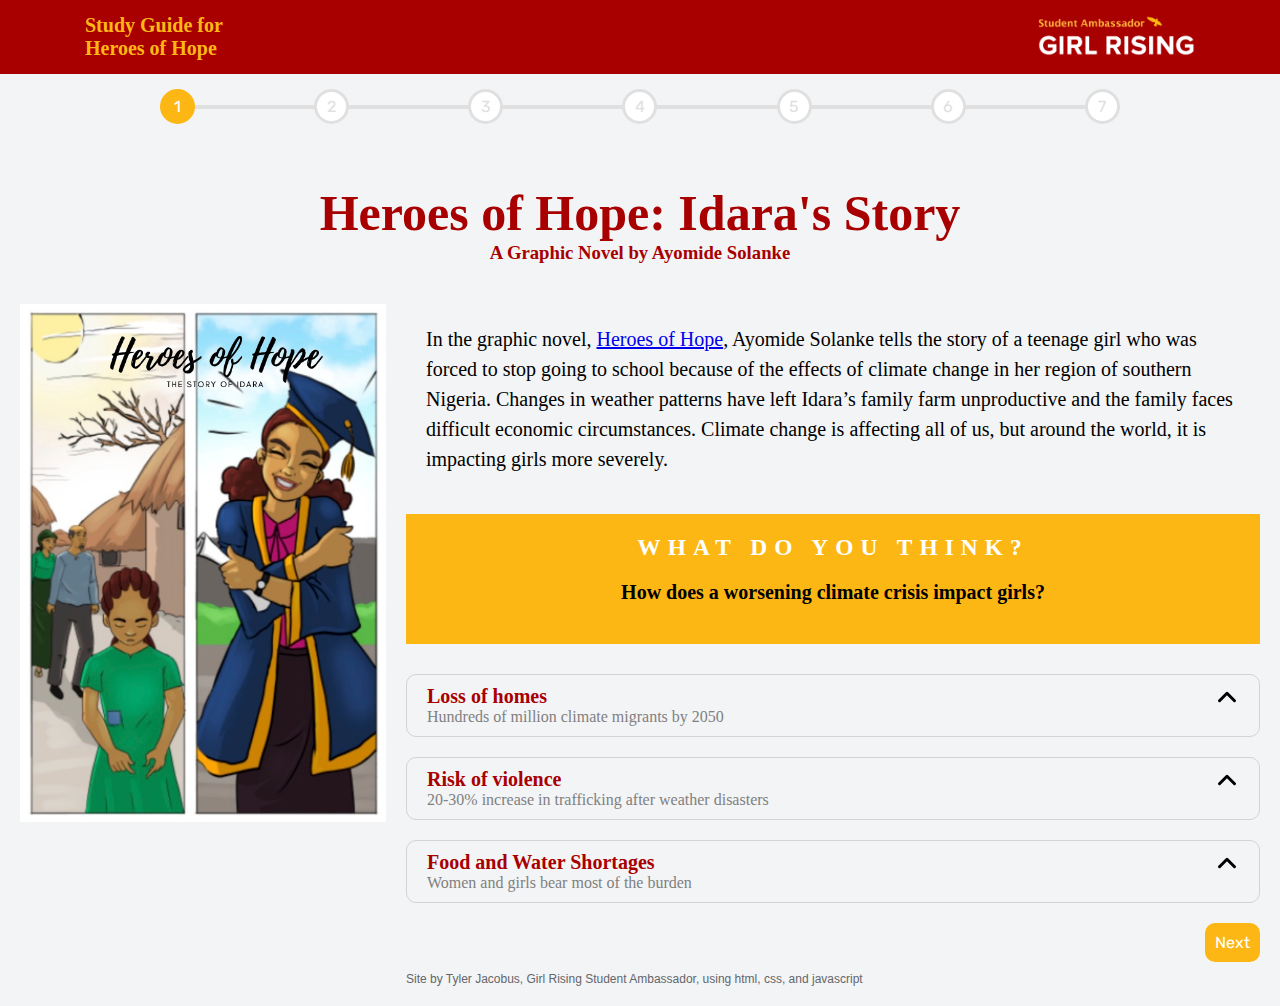
<file: index.html>
<html>
<head>
  <script src="heroesofhope.js"></script>
  <link href="heroesofhope.css" rel="stylesheet"> </link>
  <meta name="viewport" content="width=device-width, initial-scale=1, minimum-scale=1" />
</head>
<header class="topheader">
  <div class="menubar">
    <a href="index.html">
      <span class="menubartitle">Study Guide for <br/>Heroes of Hope</span>
    </a>
    <img src="girlrisingstudentambassador.png" alt="Girl Rising Student Ambassador" class="girlrising-logo">
  </div>
</header>
<div class="container">
  <div class="progress-container">
    <div class="progress" id="progress" style="width: 0%"> </div>
    <div class="circle active">1</div>
    <a href="page2.html" class="circlelink"><div class="circle">2</div></a>
    <a href="page3.html" class="circlelink"><div class="circle">3</div></a>
    <a href="page4.html" class="circlelink"><div class="circle">4</div></a>
    <a href="page5.html" class="circlelink"><div class="circle">5</div></a>
    <a href="page6.html" class="circlelink"><div class="circle">6</div></a>
    <a href="page7.html" class="circlelink"><div class="circle">7</div></a>
  </div>
</div>
<p>
  <h1 class="heading">
    Heroes of Hope: Idara's Story
  </h1>
  <h3 class="heading">
    A Graphic Novel by Ayomide Solanke
  </h3>
</p>
<div class="bigguy">
  <div class="leftpanel">
    <a href="https://drive.google.com/file/d/1j3wIasNXrrULSJWohYNwnAUB0pejr9ac/view">
      <img src="heroesofhope.jpg"/>
    </a>
  </div>
  <div class="rightpanel">
    <div class="paragraphpart">
   
      <p> In the graphic novel, <a href="https://drive.google.com/file/d/1j3wIasNXrrULSJWohYNwnAUB0pejr9ac/view"> Heroes of Hope</a>, Ayomide Solanke tells the story of a teenage girl who was forced to stop going to school because of the effects of climate change in her region of southern Nigeria. Changes in weather patterns have left Idara’s family farm unproductive and the family faces difficult economic circumstances.  Climate change is affecting all of us, but around the world, it is impacting girls more severely.

      </p>
    </div>
    <div class="questionpart">
      <h3 class="questionheading"> 
	WHAT DO YOU THINK?
      </h3>
      <p>
	<strong> How does a worsening climate crisis impact girls?    </strong>
      </p>
    </div>
    <div class="answerpart">
      <div class="answerhead" onclick= "toggle(1)">
	Loss of homes
	<img id="up1" src="chevronup.svg" class="arrow">
	<img id="down1" src="chevrondown.svg"  class="arrow hidden">
	<br/><span class="answersubhead">Hundreds of million climate migrants by 2050</span>
      </div>
      <div id="answer1" class="answerdetail hidden">
	Each year, tens of millions of people across the globe have to leave their homes because of floods, storms, droughts, and other weather-related disasters. The World Bank estimates that the three regions of Latin America, sub-Saharan Africa, and Southeast Asia will generate 143 million climate migrants by 2050.  Women and girls bear most of the burden. According to the UN, 80% of people displaced by climate change effects are women and girls. This is true in Nigeria and other areas of Central Africa where there has been persistent drought and 90% of Lake Chad has dried up.  It is also true in the United States. For example, in 2005 Hurricane Katrina primarily impacted women of color.
      </div>
    </div>
    <div class="answerpart">
      <div class="answerhead" onclick= "toggle(2)">
	Risk of violence
	<img id="up2" src="chevronup.svg" class="arrow">
	<img id="down2" src="chevrondown.svg"  class="arrow hidden">
	<br/><span class="answersubhead">20-30% increase in trafficking after weather disasters</span>
      </div>
      <div id="answer2" class="answerdetail hidden">
	Because of gender inequality, women and girls face additional dangers related to climate change disasters. Women and girls who have to leave their homes or loss their homes because of climate change disasters often face the risks of gender-based violence, trafficking, and exploitation. The UN Environment Programme estimates that there is a 20-30% increase in trafficking after weather-related disasters. Women and girls who have to leave their homes often have fewer options on a new way forward because of gender bias.  For example, they may face restrictions on land and property rights, they may face restrictions on when and where they can travel, and they may have fewer options to earn a living in order to get reestablished, get a new home or repair their lost homes.
      </div>
    </div>
    <div class="answerpart">
      <div class="answerhead" onclick= "toggle(3)">
	Food and Water Shortages
	<img id="up3" src="chevronup.svg" class="arrow">
	<img id="down3" src="chevrondown.svg"  class="arrow hidden">
	<br/><span class="answersubhead">Women and girls bear most of the burden</span>
      </div>
      <div id="answer3" class="answerdetail hidden">
	Women produce most of the world’s food and bear most of the burden of getting food and water for their families.  In many countries agriculture is the most important way to earn a living for women. During periods of drought and erratic rainfall, women often have to work many more hours to make enough money or get enough food for their families. This puts added pressure on girls, who often have to <a href="https://womendeliver.org/investment/invest-women-tackle-climate-change-conserve-environment/">leave school</a> to help their mothers manage the increased burden. Despite women and girls having most of the responsibility for food and water they do not even have equal rights in this area.  Men own the majority of the world’s property, and women have historically held less than 10% of all legal and legislative positions in the field of environment, natural resources and energy.
      </div>
    </div>
    <a href="page2.html" class="next">Next</a>
    <a href="https://github.com/tylerjacobus/heroesofhope" class="footer">Site by Tyler Jacobus, Girl Rising Student Ambassador, using html, css, and javascript</a>
  </div>
</div>
</html>
</file>
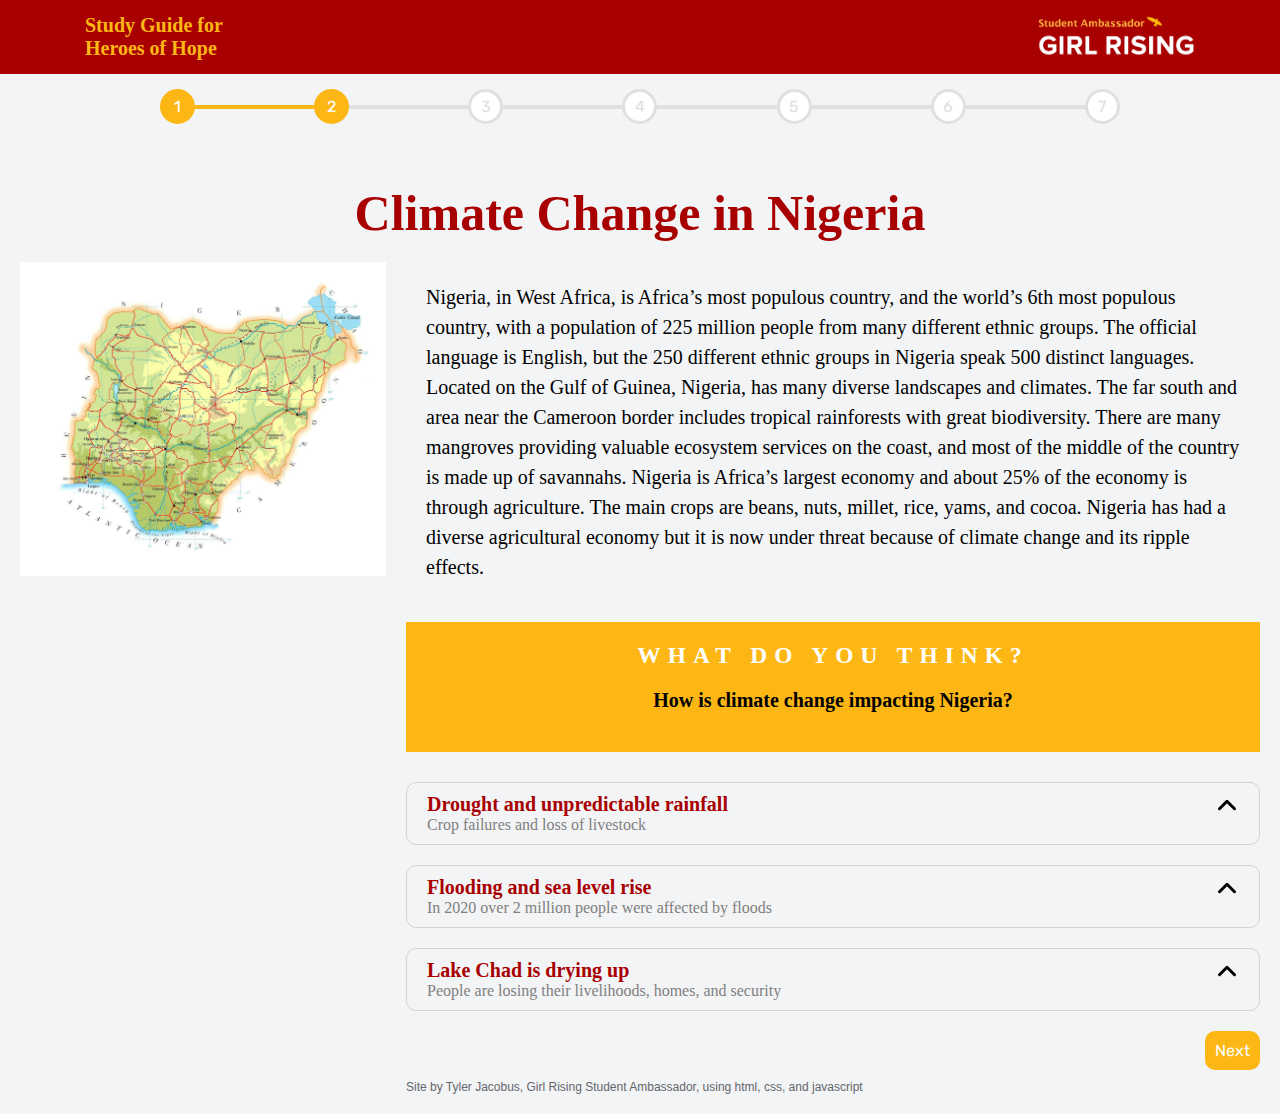
<file: page2.html>
<html>
<head>
  <script src="heroesofhope.js"></script>
  <link href="heroesofhope.css" rel="stylesheet"> </link>
  <meta name="viewport" content="width=device-width, initial-scale=1, minimum-scale=1" />
</head>
<header class="topheader">
  <div class="menubar">
    <a href="index.html">
      <span class="menubartitle">Study Guide for <br/>Heroes of Hope</span>
    </a>
    <img src="girlrisingstudentambassador.png" alt="Girl Rising Student Ambassador" class="girlrising-logo">
  </div>
</header>
<div class="container">
  <div class="progress-container">
    <div class="progress" id="progress" style="width: 16.7%"> </div>
    <a href="index.html" class="circlelink"><div class="circle active">1</div></a>
    <a href="page2.html" class="circlelink"><div class="circle active">2</div></a>
    <a href="page3.html" class="circlelink"><div class="circle">3</div></a>
    <a href="page4.html" class="circlelink"><div class="circle">4</div></a>
    <a href="page5.html" class="circlelink"><div class="circle">5</div></a>
    <a href="page6.html" class="circlelink"><div class="circle">6</div></a>
    <a href="page7.html" class="circlelink"><div class="circle">7</div></a>
  </div>
</div>
<p>
  <h1 class="heading">
    Climate Change in Nigeria
  </h1>
</p>
<div class="bigguy">
  <div class="leftpanel">
    <img src="nigeriamap.jpg"/>
  </div>
  <div class="rightpanel">
    <div class="paragraphpart">
    
      <p> Nigeria, in West Africa, is Africa’s most populous country, and the world’s 6th most populous country, with a population of 225 million people from many different ethnic groups. The official language is English, but the 250 different ethnic groups in Nigeria speak 500 distinct languages. Located on the Gulf of Guinea, Nigeria, has many diverse landscapes and climates. The far south and area near the Cameroon border includes tropical rainforests with great biodiversity. There are many mangroves providing valuable ecosystem services on the coast, and most of the middle of the country is made up of savannahs. Nigeria is Africa’s largest economy and about 25% of the economy is through agriculture. The main crops are beans, nuts, millet, rice, yams, and cocoa. Nigeria has had a diverse agricultural economy but it is now under threat because of climate change and its ripple effects.
      </p>
    </div>
    <div class="questionpart">
      <h3 class="questionheading"> 
	WHAT DO YOU THINK?
      </h3>
      <p>
	<strong> How is climate change impacting Nigeria? </strong>
      </p>
    </div>
    <div class="answerpart">
      <div class="answerhead" onclick= "toggle(1)">
	Drought and unpredictable rainfall
	<img id="up1" src="chevronup.svg" class="arrow">
	<img id="down1" src="chevrondown.svg"  class="arrow hidden">
	<br/><span class="answersubhead">Crop failures and loss of livestock</span>
      </div>
      <div id="answer1" class="answerdetail hidden">
	Over the last two decades, droughts have worsened in Nigeria, and they are expected to continue, especially in Northern Nigeria, because of steadily declining rainfall and because of the rise in temperature, which means more water evaporates from soil. Droughts are primarily a problem in the middle and northern parts of the country.  Persistent droughts have been causing crop failures and loss of livestock, which results in loss of livelihoods for farmers.  and famines. Additionally, desertification has been occurring in Nigeria, with desert conditions moving southward.
      </div>
    </div>
    <div class="answerpart">
      <div class="answerhead" onclick= "toggle(2)">
	Flooding and sea level rise
	<img id="up2" src="chevronup.svg" class="arrow">
	<img id="down2" src="chevrondown.svg"  class="arrow hidden">
	<br/><span class="answersubhead">In 2020 over 2 million people were affected by floods</span>
      </div>
      <div id="answer2" class="answerdetail hidden">
	Coastal communities and communities around Nigeria’s rivers, especially in the southern part of the country are increasingly at risk of floods, and floods have already been ruining homes and communities. In 2020 over 2 million people were affected by floods leading to hundreds of deaths and billions of dollars of damage. The level of rainfall in certain parts of the country have surpassed the level that has ever been seen in the last 100 years. The populous city of Lagos is regular impacted by flooding, destroying homes and businesses. There are some predictions that Lagos, home now to 24 million people, may be unlivable at the end of the century because of climate change.
      </div>
    </div>
    <div class="answerpart">
      <div class="answerhead" onclick= "toggle(3)">
	Lake Chad is drying up
	<img id="up3" src="chevronup.svg" class="arrow">
	<img id="down3" src="chevrondown.svg"  class="arrow hidden">
	<br/><span class="answersubhead">People are losing their livelihoods, homes, and security</span>
      </div>
      <div id="answer3" class="answerdetail hidden">
	The Lake Chad basin covers about 8% of the African continent, and crosses Nigeria, as well as Algeria, Cameroon, Central African Republic, Chad, Libya, and Niger. It has been a source of livelihoods for 30 million people. But over the last decades it has shrunk by 90%. Farmers and fishing communities are losing their livelihoods. The drying up of Lake Chad, primarily caused by climate change, is leading to a humanitarian crisis as people lose their livelihoods, their homes, and their security.  Already the crisis is leading to violent terrorism and extremism, as well as conflicts among different farmers and herders who are trying to make a living.
      </div>
    </div>
    <a href="page3.html" class="next">Next</a>
    <a href="https://github.com/tylerjacobus/heroesofhope" class="footer">Site by Tyler Jacobus, Girl Rising Student Ambassador, using html, css, and javascript</a>
  </div>
</div>
</html>
</file>
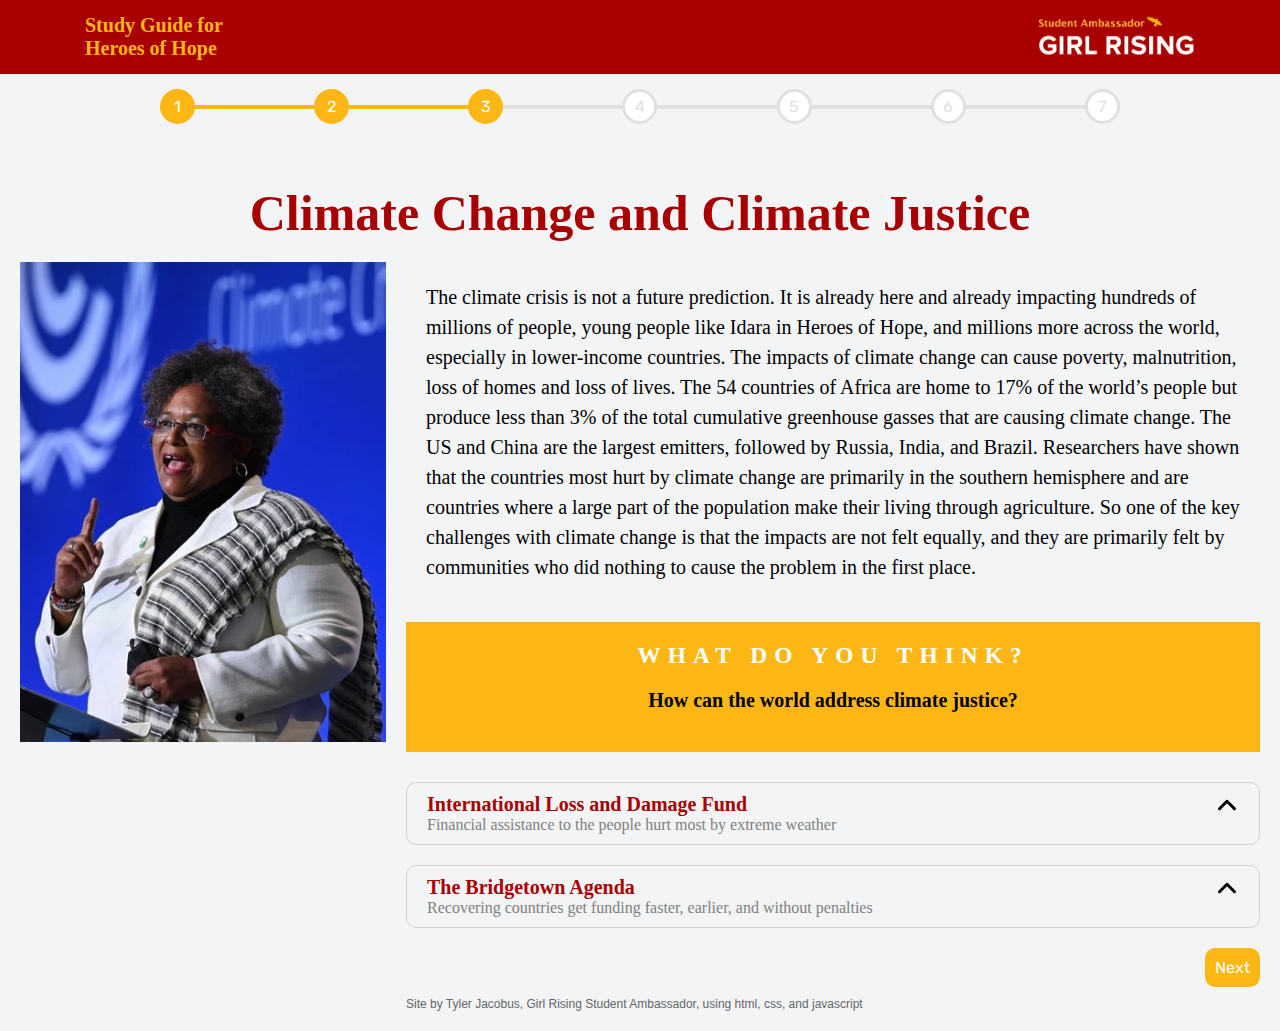
<file: page3.html>
<html>
<head>
  <script src="heroesofhope.js"></script>
  <link href="heroesofhope.css" rel="stylesheet"> </link>
  <meta name="viewport" content="width=device-width, initial-scale=1, minimum-scale=1" />
</head>
<header class="topheader">
  <div class="menubar">
    <a href="index.html">
      <span class="menubartitle">Study Guide for <br/>Heroes of Hope</span>
    </a>
    <img src="girlrisingstudentambassador.png" alt="Girl Rising Student Ambassador" class="girlrising-logo">
  </div>
</header>
<div class="container">
  <div class="progress-container">
    <div class="progress" id="progress" style="width: 33.3%"> </div>
    <a href="index.html" class="circlelink"><div class="circle active">1</div></a>
    <a href="page2.html" class="circlelink"><div class="circle active">2</div></a>
    <a href="page3.html" class="circlelink"><div class="circle active">3</div></a>
    <a href="page4.html" class="circlelink"><div class="circle">4</div></a>
    <a href="page5.html" class="circlelink"><div class="circle">5</div></a>
    <a href="page6.html" class="circlelink"><div class="circle">6</div></a>
    <a href="page7.html" class="circlelink"><div class="circle">7</div></a>
  </div>
</div>
<p>
  <h1 class="heading">
    Climate Change and Climate Justice
  </h1>
</p>
<div class="bigguy">
  <div class="leftpanel">
    <img src="miamottley.jpg"/>
  </div>
  <div class="rightpanel">
    <div class="paragraphpart">
    
      <p> The climate crisis is not a future prediction. It is already here and already impacting hundreds of millions of people, young people like Idara in Heroes of Hope, and millions more across the world, especially in lower-income countries.  The impacts of climate change can cause poverty, malnutrition, loss of homes and loss of lives.  The 54 countries of Africa are home to 17% of the world’s people but produce less than 3% of the total cumulative greenhouse gasses that are causing climate change. The US and China are the largest emitters, followed by Russia, India, and Brazil. Researchers have shown that the countries most hurt by climate change are primarily in the southern hemisphere and are countries where a large part of the population make their living through agriculture. So one of the key challenges with climate change is that the impacts are not felt equally, and they are primarily felt by communities who did nothing to cause the problem in the first place.
      </p>
    </div>
    <div class="questionpart">
      <h3 class="questionheading"> 
	WHAT DO YOU THINK?
      </h3>
      <p>
	<strong> How can the world address climate justice? </strong>
      </p>
    </div>
    <div class="answerpart">
      <div class="answerhead" onclick= "toggle(1)">
	International Loss and Damage Fund
	<img id="up1" src="chevronup.svg" class="arrow">
	<img id="down1" src="chevrondown.svg"  class="arrow hidden">
	<br><span class="answersubhead">Financial assistance to the people hurt most by extreme weather</span>
      </div>
      <div id="answer1" class="answerdetail hidden">
	In the fall of 2022 at the COP27 UN climate conference in Egypt, international leaders agreed to set up a Loss and Damage Fund for the first time in the history of the climate negotiations. Loss and damage refers to the most severe impacts of extreme weather on the infrastructure of lower income countries, and the financial assistance needed to support people hurt by disasters and to rebuild.  Establishing the Loss and Damages agreement was an important first step, and now the work begins to start getting the countries that have historically been responsible for carbon emissions to commit to adequate funding.
    </div>
    </div>
    <div class="answerpart">
      <div class="answerhead" onclick= "toggle(2)">
	The Bridgetown Agenda
	<img id="up2" src="chevronup.svg" class="arrow"/>
	<img id="down2" src="chevrondown.svg"  class="arrow hidden"/>
	<br/><span class="answersubhead">Recovering countries get funding faster, earlier, and without penalties</span>
      </div>
      <div id="answer2" class="answerdetail hidden">
	Barbados Prime Minister Mia Mottley is building a global coalition of countries to work toward making changes at both the World Bank and the International Monetary Fund to unleash trillions of dollars to support countries like Nigeria, and low-lying countries like Barbados that are experiencing so much damage from climate disasters.  Prime Minister Mottley lead the creation of the plan at a conference in Barbados’ capital, Bridgetown and has since been traveling the world including to the US White House, and to COP27 to get support for her idea to transform the financing systems of the IMF and World Bank so that countries recovering from climate disasters can get funding faster, and even before disasters happen, and without debt penalties. Her idea also financing for projects that cut carbon emissions.
      </div>
    </div>
    <a href="page4.html" class="next">Next</a>
    <a href="https://github.com/tylerjacobus/heroesofhope" class="footer">Site by Tyler Jacobus, Girl Rising Student Ambassador, using html, css, and javascript</a>
  
  </div>
</div>
</html>
</file>
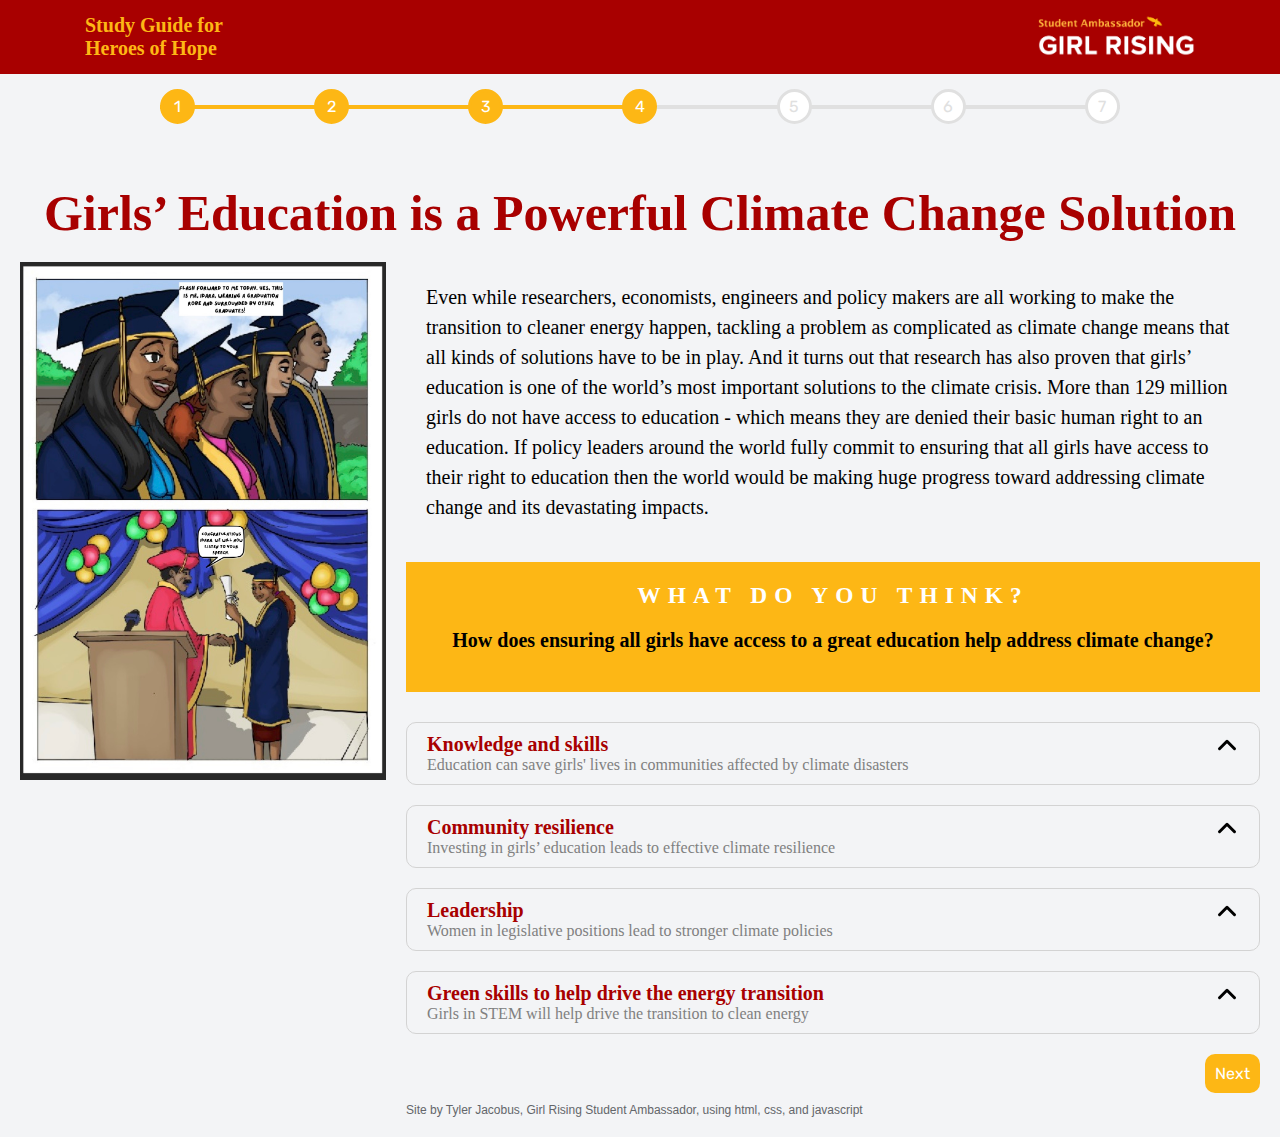
<file: page4.html>
<html>
<head>
  <script src="heroesofhope.js"></script>
  <link href="heroesofhope.css" rel="stylesheet"> </link>
  <meta name="viewport" content="width=device-width, initial-scale=1, minimum-scale=1" />
</head>
<header class="topheader">
  <div class="menubar">
    <a href="index.html">
      <span class="menubartitle">Study Guide for <br/>Heroes of Hope</span>
    </a>
    <img src="girlrisingstudentambassador.png" alt="Girl Rising Student Ambassador" class="girlrising-logo">
  </div>
</header>
<div class="container">
  <div class="progress-container">
    <div class="progress" id="progress" style="width: 50%"> </div>
    <a href="index.html" class="circlelink"><div class="circle active">1</div></a>
    <a href="page2.html" class="circlelink"><div class="circle active">2</div></a>
    <a href="page3.html" class="circlelink"><div class="circle active">3</div></a>
    <a href="page4.html" class="circlelink"><div class="circle active">4</div></a>
    <a href="page5.html" class="circlelink"><div class="circle">5</div></a>
    <a href="page6.html" class="circlelink"><div class="circle">6</div></a>
    <a href="page7.html" class="circlelink"><div class="circle">7</div></a>
  </div>
</div>
<p>
  <h1 class="heading">
    Girls’ Education is a Powerful Climate Change Solution
  </h1>
</p>
<div class="bigguy">
  <div class="leftpanel">
    <img src="idaraschool.jpg"/>
  </div>
  <div class="rightpanel">
    <div class="paragraphpart">
      <p>
	Even while researchers, economists, engineers and policy makers are all working to  make the transition to cleaner energy happen, tackling a problem as complicated as climate change means that all kinds of solutions have to be in play. And it turns out that research has also proven that girls’ education is one of the world’s most important solutions to the climate crisis. More than 129 million girls do not have access to education - which means they are denied their basic human right to an education.  If policy leaders around the world fully commit to ensuring that all girls have access to their right to education then the world would be making huge progress toward addressing climate change and its devastating impacts.
      </p>
    </div>
    <div class="questionpart">
      <h3 class="questionheading"> 
	WHAT DO YOU THINK?
      </h3>
      <p>
	<strong> How does ensuring all girls have access to a great education help address climate change? </strong>
      </p>
    </div>
    <div class="answerpart">
      <div class="answerhead" onclick= "toggle(1)">
	Knowledge and skills
	<img id="up1" src="chevronup.svg" class="arrow">
	<img id="down1" src="chevrondown.svg"  class="arrow hidden">
	<br><span class="answersubhead">Education can save girls' lives in communities affected by climate disasters</span>
      </div>
      <div id="answer1" class="answerdetail hidden">
	Education gives all people greater knowledge, new skills and better understanding of their own rights.  All of these things are important in relation to climate change related natural disasters, especially for girls and women because the United Nations’ research shows that girls and women are disproportionately affected by climate disasters. Education can literally save lives of girls who might be living in a community affected by disastrous floods or storms for example. With education, girls can get early warnings about natural disasters, better information about how to get to safety, or how to get to resources that can help them and their families. With education girls can also better understand their rights - rights to quality education, rights to security, rights to be free from exploitation and violence.  Consider Idara’s story - with education Idara can help her family and other farmers adapt to the changes that are impacting agriculture and her family’s farm.
    </div>
    </div>
    <div class="answerpart">
      <div class="answerhead" onclick= "toggle(2)">
	Community resilience
	<img id="up2" src="chevronup.svg" class="arrow"/>
	<img id="down2" src="chevrondown.svg"  class="arrow hidden"/>
	<br/><span class="answersubhead">Investing in girls’ education leads to effective climate resilience</span>
      </div>
      <div id="answer2" class="answerdetail hidden">
	The 2030 Agenda for Sustainable Development report gives strong evidence that investing in girls’ education, particularly secondary education, leads to effective climate resilience to communities and regions impacted by weather-related disasters.
	<p>
	  The report indicates that  when girls have 12 years of quality education there are corelating reductions in social inequalities that result in girls’ vulnerability to climate change. The University of Notre Dame has also done research showing that for each additional year of schooling girls receive, their countries’ resilience increases in the range of 1.6–3.2 points on the ND-GAIN Index. The ND GAIN Index summarizes a country's vulnerability to climate change and its ability to recover and improve resilience.
	</p>
      </div>
    </div>
    <div class="answerpart">
      <div class="answerhead" onclick= "toggle(3)">
	Leadership
	<img id="up3" src="chevronup.svg" class="arrow"/>
	<img id="down3" src="chevrondown.svg"  class="arrow hidden"/>
	<br/><span class="answersubhead">Women in legislative positions lead to stronger climate policies</span>
      </div>
      <div id="answer3" class="answerdetail hidden">
	There is a great deal of recent research that shows a clear link between women’s leadership and better environmental outcomes - and girls’ education is the precursor for women’s leadership. Studies have shown that countries with higher proportions of women in legislative bodies are more likely to support conservation and land preservation; more likely to ratify international environmental treaties; and more likely to have stricter climate change policies. One study also found that countries that have had a longer history of equal rights for women have lower carbon emission rates per person. Another study shows a 10 percent increase in women’s participation in legislative bodies is correlated to a 0.24 metric ton decrease in carbon dioxide emissions per person. 
      </div>
    </div>
    <div class="answerpart">
      <div class="answerhead" onclick= "toggle(4)">
	Green skills to help drive the energy transition
	<img id="up4" src="chevronup.svg" class="arrow"/>
	<img id="down4" src="chevrondown.svg"  class="arrow hidden"/>
	<br/><span class="answersubhead">Girls in STEM will help drive the transition to clean energy</span>
      </div>
      <div id="answer4" class="answerdetail hidden">
	Education means that girls have the opportunity to develop green skills - for example skills in renewable energy, skills in sustainable agriculture, skills in energy efficient systems - that will help drive the clean energy transition and also help them and their families prosper. Currently, around the world, girls are underrepresented in STEM studies. That needs to change to ensure that girls and women are fully part of the greener economy.
      </div>
    </div>
    <a href="page5.html" class="next">Next</a>
    <a href="https://github.com/tylerjacobus/heroesofhope" class="footer">Site by Tyler Jacobus, Girl Rising Student Ambassador, using html, css, and javascript</a>
  
  </div>
</div>
</html>
</file>
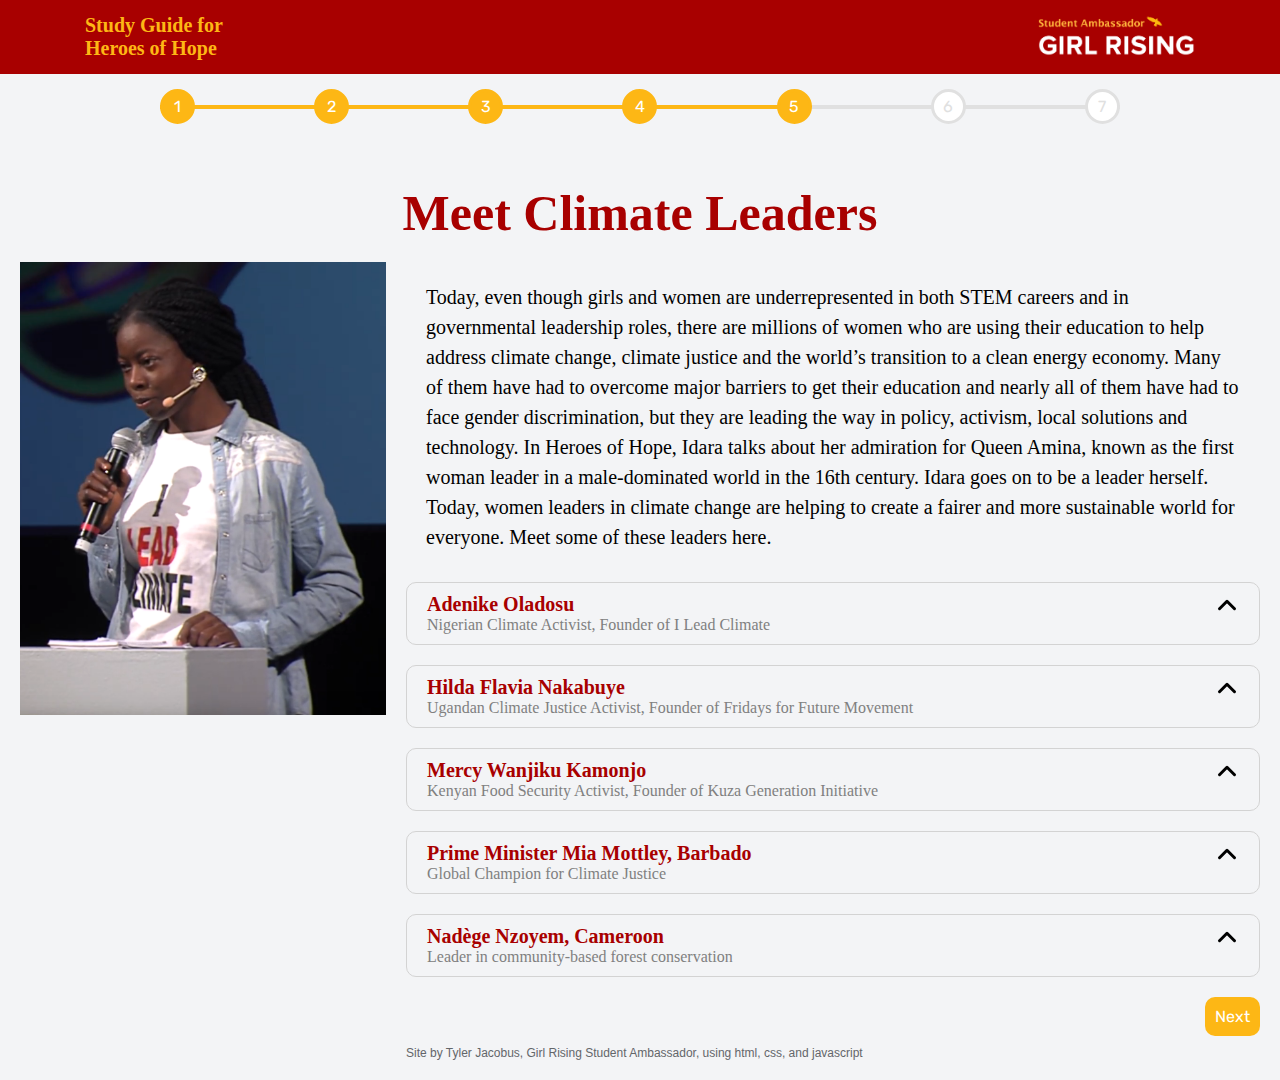
<file: page5.html>
<html>
<head>
  <script src="heroesofhope.js"></script>
  <link href="heroesofhope.css" rel="stylesheet"> </link>
  <meta name="viewport" content="width=device-width, initial-scale=1, minimum-scale=1" />
</head>
<header class="topheader">
  <div class="menubar">
    <a href="index.html">
      <span class="menubartitle">Study Guide for <br/>Heroes of Hope</span>
    </a>
    <img src="girlrisingstudentambassador.png" alt="Girl Rising Student Ambassador" class="girlrising-logo">
  </div>
</header>
<div class="container">
  <div class="progress-container">
    <div class="progress" id="progress" style="width: 66.7%"> </div>
    <a href="index.html" class="circlelink"><div class="circle active">1</div></a>
    <a href="page2.html" class="circlelink"><div class="circle active">2</div></a>
    <a href="page3.html" class="circlelink"><div class="circle active">3</div></a>
    <a href="page4.html" class="circlelink"><div class="circle active">4</div></a>
    <a href="page5.html" class="circlelink"><div class="circle active">5</div></a>
    <a href="page6.html" class="circlelink"><div class="circle">6</div></a>
    <a href="page7.html" class="circlelink"><div class="circle">7</div></a>
  </div>
</div>
<p>
  <h1 class="heading">
    Meet Climate Leaders
  </h1>
</p>
<div class="bigguy">
  <div class="leftpanel">
    <img src="AdenikeOladosu.png"/>
  </div>
  <div class="rightpanel">
    <div class="paragraphpart">
      <p>
	Today, even though girls and women are underrepresented in both STEM careers and in governmental leadership roles, there are millions of women who are using their education to help address climate change, climate justice and the world’s transition to a clean energy economy. Many of them have had to overcome major barriers to get their education and nearly all of them have had to face gender discrimination, but they are leading the way in policy, activism, local solutions and technology. In Heroes of Hope, Idara talks about her admiration for Queen Amina, known as the first woman leader in a male-dominated world in the 16th century. Idara goes on to be a leader herself. Today, women leaders in climate change are helping to create a fairer and more sustainable world for everyone. Meet some of these leaders here.
      </p>
    </div>
    <div class="answerpart">
      <div class="answerhead" onclick= "toggle(1)">
	Adenike Oladosu
	<img id="up1" src="chevronup.svg" class="arrow">
	<img id="down1" src="chevrondown.svg"  class="arrow hidden">
	<br><span class="answersubhead">Nigerian Climate Activist, Founder of I Lead Climate</span>
      </div>
      <div id="answer1" class="answerdetail hidden">
	Adenike Oladosu is a Nigerian climate activist, journalist, and founder of I Lead Climate, a youth-led movement raising awareness about climate change induced conflict, such as the violence and terrorism that climate change impacts have ignited in her country. She has seen firsthand how drought and the reduction of Lake Chad has caused conflicts between farmers and herdsman. Those clashes disrupted her education, but they also ignited her passion for acting as a climate leader. Adenike organized a massive school strike for climate change in Nigeria, and also launched the #ActOnLakeChad campaign to create and disseminate stories and photographs of climate change impacts on Lake Chad. She has showcased her climate action at international conferences including the UN Climate Change Conference, World Economic Forum and Elevate Festival.
    </div>
    </div>
    <div class="answerpart">
      <div class="answerhead" onclick= "toggle(2)">
	Hilda Flavia Nakabuye
	<img id="up2" src="chevronup.svg" class="arrow"/>
	<img id="down2" src="chevrondown.svg"  class="arrow hidden"/>
	<br/><span class="answersubhead">Ugandan Climate Justice Activist, Founder of Fridays for Future Movement</span>
      </div>
      <div id="answer2" class="answerdetail hidden">
	Hilda Flavia Nakabuye is a Future Rising Fellow, from Uganda. She is a climate justice activist and founder of Uganda’s Fridays for Future movement. She has been active in conservation efforts for Lake Victoria, which like Lake Chad, is steadily drying up and causing tremendous hard to the fishing economy. Hilda regularly organizes groups to help clean up Lake Victoria and carry out conservation projects. She has spoken at major climate change conferences around the world including COP27 and the UN Right Here Right Now conference.
      </div>
    </div>
    <div class="answerpart">
      <div class="answerhead" onclick= "toggle(3)">
	Mercy Wanjiku Kamonjo
	<img id="up3" src="chevronup.svg" class="arrow"/>
	<img id="down3" src="chevrondown.svg"  class="arrow hidden"/>
	<br/><span class="answersubhead">Kenyan Food Security Activist, Founder of Kuza Generation Initiative</span>
      </div>
      <div id="answer3" class="answerdetail hidden">
	Mercy Wanjiku Kamonjo is a Future Rising Fellow from Kenya, student at Kenyatta College and founder of Kuza Generation Initiative. The Kuza Generation Initiative is a youth-led non-profit that empowers rural communities that have been impacted by climate change to advocate for their rights, forecast threats and adapt to changing weather patterns. Mercy is an environmentalist and food security activist who is working on a film about a group of women in a rural community and their efforts to build food security despite a worsening drought.
      </div>
    </div>
    <div class="answerpart">
      <div class="answerhead" onclick= "toggle(4)">
	Prime Minister Mia Mottley, Barbado
	<img id="up4" src="chevronup.svg" class="arrow"/>
	<img id="down4" src="chevrondown.svg"  class="arrow hidden"/>
	<br/><span class="answersubhead">Global Champion for Climate Justice</span>
      </div>
      <div id="answer4" class="answerdetail hidden">
	Mia Mottley is a lawyer and politician who has been serving as Prime Minister of Barbados since 2018. She is the first woman to hold this position the first person to hold this position since Barbados abolished its constitutional monarchy and was established as a republican system. Barbados is among the world's many low-lying island nations and the Alliance of Small Nation States that are extremely vulnerable to rising sea levels due to climate change. Prime Minister Mottley led the convening of policy makers and civil society organizations for the Bridgetown Agenda that create a proposed set of solutions for reforms to international finance institutions in connection to addressing the costs of climate change disasters. In November 2022, the UN awarded Prime Minister Mottley with an annual Global Leadership Award, honoring her as "Champion for Global Change" in recognition of "her exemplary leadership in fighting for a just, equitable, and sustainable world".
      </div>
    </div>
    <div class="answerpart">
      <div class="answerhead" onclick= "toggle(5)">
	Nadège Nzoyem, Cameroon
	<img id="up5" src="chevronup.svg" class="arrow"/>
	<img id="down5" src="chevrondown.svg"  class="arrow hidden"/>
	<br/><span class="answersubhead">Leader in community-based forest conservation</span>
      </div>
      <div id="answer5" class="answerdetail hidden">
	Nadege Nzoyem is a forest and wildlife scientist who focuses on community approaches and strategies for sustainable livelihoods that are based on forest conservation practices. Forest conservation is crucial for managing climate change both for the forests' abilities to store carbon but also for their ability to mitigate the impacts of flooding or sustained drought. Nadege is an advocate for women-led conservation practices, based on her experiences with the vital role that women play in managing natural resources and food production. A goal of her community conservation project in Cameroon's Mount Bamboutos region is to ensure that women are able to participate in and lead local landscape management boards, which promote environmentally sustainable activities.
      </div>
    </div>
    <a href="page6.html" class="next">Next</a>
    <a href="https://github.com/tylerjacobus/heroesofhope" class="footer">Site by Tyler Jacobus, Girl Rising Student Ambassador, using html, css, and javascript</a>
  
  </div>
</div>
</html>
</file>
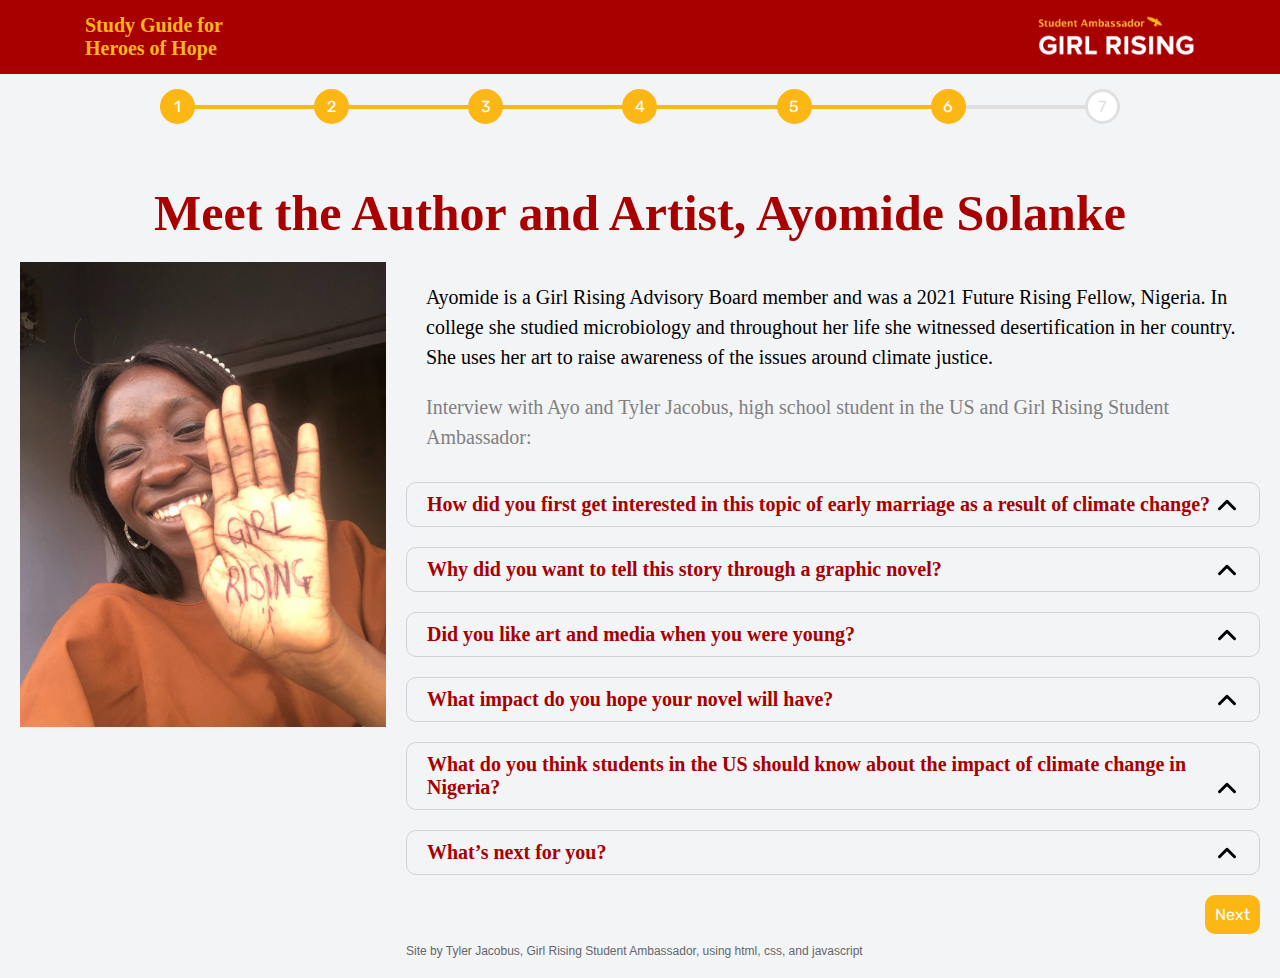
<file: page6.html>
<html>
<head>
  <script src="heroesofhope.js"></script>
  <link href="heroesofhope.css" rel="stylesheet"> </link>
  <meta name="viewport" content="width=device-width, initial-scale=1, minimum-scale=1" />
</head>
<header class="topheader">
  <div class="menubar">
    <a href="index.html">
      <span class="menubartitle">Study Guide for <br/>Heroes of Hope</span>
    </a>
    <img src="girlrisingstudentambassador.png" alt="Girl Rising Student Ambassador" class="girlrising-logo">
  </div>
</header>
<div class="container">
  <div class="progress-container">
    <div class="progress" id="progress" style="width: 83.3%"> </div>
    <a href="index.html" class="circlelink"><div class="circle active">1</div></a>
    <a href="page2.html" class="circlelink"><div class="circle active">2</div></a>
    <a href="page3.html" class="circlelink"><div class="circle active">3</div></a>
    <a href="page4.html" class="circlelink"><div class="circle active">4</div></a>
    <a href="page5.html" class="circlelink"><div class="circle active">5</div></a>
    <a href="page6.html" class="circlelink"><div class="circle active">6</div></a>
    <a href="page7.html" class="circlelink"><div class="circle">7</div></a>
  </div>
</div>
<p>
  <h1 class="heading">
    Meet the Author and Artist, Ayomide Solanke
  </h1>
</p>
<div class="bigguy">
  <div class="leftpanel">
    <img src="AyomideSolanke.jpg"/>
  </div>
  <div class="rightpanel">
    <div class="paragraphpart">
      <p>
	Ayomide is a Girl Rising Advisory Board member and was a 2021 Future Rising Fellow, Nigeria. In college she studied microbiology and throughout her life she witnessed desertification in her country.  She uses her art to raise awareness of the issues around climate justice.
      </p>
      <p>
	<span style="color:gray">Interview with Ayo and Tyler Jacobus, high school student in the US and Girl Rising Student Ambassador:</span>
      </p>
    </div>
    <div class="answerpart">
      <div class="answerhead" onclick= "toggle(1)">
	How did you first get interested in this topic of early marriage as a result of climate change?
	<img id="up1" src="chevronup.svg" class="arrow">
	<img id="down1" src="chevrondown.svg"  class="arrow hidden">
      </div>
      <div id="answer1" class="answerdetail hidden">
	I would say that my interest comes from seeing and observing things in my society, and also being aware of the privileges that I have - the privilege to be educated, yes, but other privileges to in society and seeing the differences among different groups in societies.  And I also think about the different ways my life could have turn out if I didn’t have an education.  That was the start of my interest in creating this story.  
      </div>      
    </div>
    <div class="answerpart">
      <div class="answerhead" onclick= "toggle(2)">
	Why did you want to tell this story through a graphic novel?
	<img id="up2" src="chevronup.svg" class="arrow"/>
	<img id="down2" src="chevrondown.svg"  class="arrow hidden"/>
      </div>
      <div id="answer2" class="answerdetail hidden">
	I would say that I am still a child in my mind. I still follow comic books and cartoons. As a child I always love cartoons and Nickelodeon and I am trying to preserve some of that childlikeness. I also understand that the best way to communicate with young people who are my primary targe audience for this book is to show it to them the way that they love.  That is how they learn and I feel like it’s best to communicate something colorful, with pictures. If I wrote a very long boring essay, chances are that children wouldn’t read it. With this book, readers can follow along with the character and that’s how the message gets across. So it was my target audience that determined my medium of communication. 
      </div>
    </div>
    <div class="answerpart">
      <div class="answerhead" onclick= "toggle(3)">
	Did you like art and media when you were young?
	<img id="up3" src="chevronup.svg" class="arrow"/>
	<img id="down3" src="chevrondown.svg"  class="arrow hidden"/>
      </div>
      <div id="answer3" class="answerdetail hidden">
	<p>
	  Yes, I have always been interested in the arts. I’ve always tried to communicate through drawing and painting. In high school I mainly studied biology and science but somehow I still made time for painting and drawing. I did not eventually study arts in college -  I majored in microbiology in the university, in part because my parents didn’t think the arts were something that I could make a living from. But I have always loved the arts and I still make time to create.
	</p>
	<p>
	  But I feel like it all comes together in the sense that my study of microbiology because when you study biology and public health, you are introduced to some issues that might be well known to an artist but being in science, it gives you important insights. I love having the understanding of science to spur my imagination as an artist.
	</p>
      </div>
    </div>
    <div class="answerpart">
      <div class="answerhead" onclick= "toggle(4)">
	What impact do you hope your novel will have?
	<img id="up4" src="chevronup.svg" class="arrow"/>
	<img id="down4" src="chevrondown.svg"  class="arrow hidden"/>
      </div>
      <div id="answer4" class="answerdetail hidden">
	I hope my novel and my blogs and everything I do as an artist helps young people to understand their rights.  I hope my novel can be like a 9-1-1 call for young people.  I hope that young people who might need support, can read my novel and know how to take action from it.
      </div>
    </div>
    <div class="answerpart">
      <div class="answerhead" onclick= "toggle(5)">
	What do you think students in the US should know about the impact of climate change in Nigeria?
	<img id="up5" src="chevronup.svg" class="arrow"/>
	<img id="down5" src="chevrondown.svg"  class="arrow hidden"/>
      </div>
      <div id="answer5" class="answerdetail hidden">
	Nigeria and most of Africa does not contribute so much to the climate crisis - I think less than 1%. Our carbon footprints are very low. We use a lot of mass transit. We use a lot of local sustainable means for food. We are very sustainable. In every African home there are reusable baskets that we use so that we do not damage the environment. Compared to people in the US taking airplanes everywhere - we cannot afford that! But now in Africa, we have regular floods, we have hurricanes, and excessive rainfall. And in coastal communities that flooding means that homes are lost. So we do not contribute so much, but we are suffering from it. And for some African societies and communities to recover if there is damage from climate change it’s very costly and sometimes not even possible. So I think all people need to understand that the choices they are making  - for example the choices someone is making in New York, are affecting people in Uganda. All of us in Africa are being affected by countries that refuse to cut down on the things that cause climate change.
      </div>
    </div>
    <div class="answerpart">
      <div class="answerhead" onclick= "toggle(6)">
	What’s next for you?
	<img id="up6" src="chevronup.svg" class="arrow"/>
	<img id="down6" src="chevrondown.svg"  class="arrow hidden"/>
      </div>
      <div id="answer6" class="answerdetail hidden">
	I have set up a new website and I hope to have a new story there every week or every month of a person who is making a difference in society. I will use comics and drawings, so that young people can go through it easily, really understand it. And maybe even have stories from beyond Nigeria so that all kinds of people can read these stories and really celebrate our community.
      </div>
    </div>
    <a href="page7.html" class="next">Next</a>
    <a href="https://github.com/tylerjacobus/heroesofhope" class="footer">Site by Tyler Jacobus, Girl Rising Student Ambassador, using html, css, and javascript</a>
  </div>
</div>
</html>
</file>
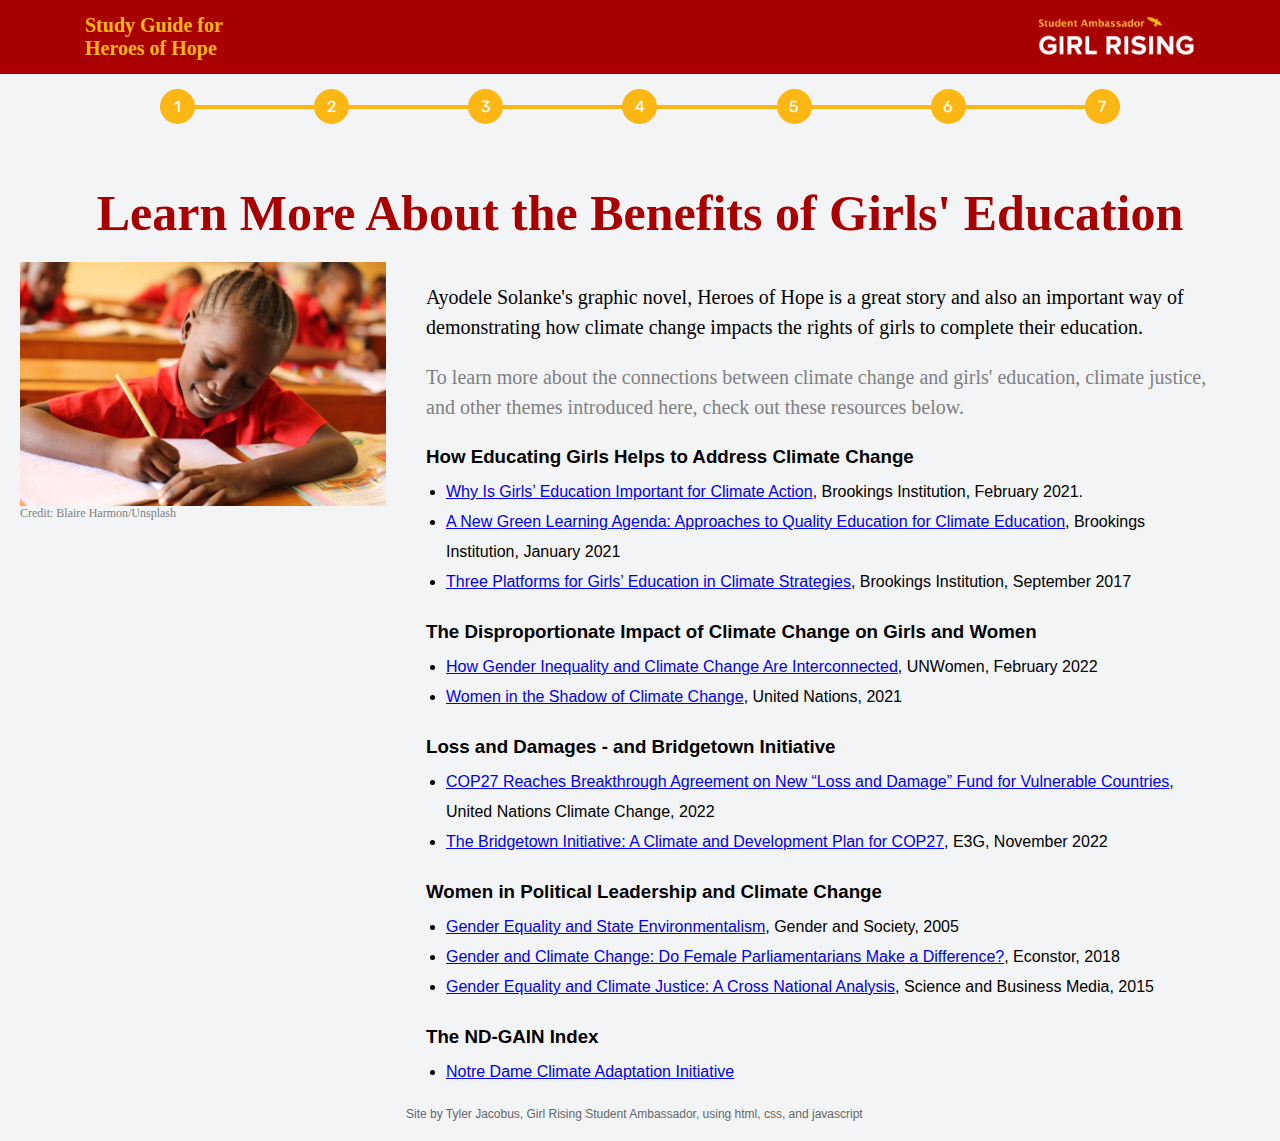
<file: page7.html>
<html>
<head>
  <script src="heroesofhope.js"></script>
  <link href="heroesofhope.css" rel="stylesheet"> </link>
  <meta name="viewport" content="width=device-width, initial-scale=1, minimum-scale=1" />
</head>
<header class="topheader">
  <div class="menubar">
    <a href="index.html">
      <span class="menubartitle">Study Guide for <br/>Heroes of Hope</span>
    </a>
    <img src="girlrisingstudentambassador.png" alt="Girl Rising Student Ambassador" class="girlrising-logo">
  </div>
</header>
<div class="container">
  <div class="progress-container">
    <div class="progress" id="progress" style="width: 100%"> </div>
    <a href="index.html" class="circlelink"><div class="circle active">1</div></a>
    <a href="page2.html" class="circlelink"><div class="circle active">2</div></a>
    <a href="page3.html" class="circlelink"><div class="circle active">3</div></a>
    <a href="page4.html" class="circlelink"><div class="circle active">4</div></a>
    <a href="page5.html" class="circlelink"><div class="circle active">5</div></a>
    <a href="page6.html" class="circlelink"><div class="circle active">6</div></a>
    <a href="page7.html" class="circlelink"><div class="circle active">7</div></a>
  </div>
</div>
<p>
  <h1 class="heading">
    Learn More About the Benefits of Girls' Education
  </h1>
</p>
<div class="bigguy">
  <div class="leftpanel">
    <img src="GirlsEducation.jpg"/>
    <span class="credit">Credit: Blaire Harmon/Unsplash</span>
  </div>
  <div class="rightpanel">
    <div class="paragraphpart">
      <p>
	Ayodele Solanke's graphic novel, Heroes of Hope is a great story and also an important way of demonstrating how climate change impacts the rights of girls to complete their education. 
      </p>
      <p>
	<span style="color:gray">To learn more about the connections between climate change and girls' education, climate justice, and other themes introduced here, check out these resources below.</span>
      </p>
      <div class="resources">
	<h3>How Educating Girls Helps to Address Climate Change</h3>
	<ul>
	  <li><a href="https://www.brookings.edu/blog/education-plus-development/2021/02/10/why-is-girls-education-important-for-climate-action/">Why Is Girls’ Education Important for Climate Action</a>, Brookings Institution, February 2021.</li>
	  <li><a href="https://www.brookings.edu/research/a-new-green-learning-agenda-approaches-to-quality-education-for-climate-action/">A New Green Learning Agenda: Approaches to Quality Education for Climate Education</a>, Brookings Institution, January 2021</li>
	  <li><a href="https://www.brookings.edu/research/3-platforms-for-girls-education-in-climate-strategies/">Three Platforms for Girls’ Education in Climate Strategies</a>, Brookings Institution, September 2017</li>
	</ul>
	<h3>The Disproportionate Impact of Climate Change on Girls and Women</h3>
	<ul>
	  <li><a href="https://www.unwomen.org/en/news-stories/explainer/2022/02/explainer-how-gender-inequality-and-climate-change-are-interconnected?gclid=CjwKCAiAkfucBhBBEiwAFjbkr2G7nizO99MfPiirk0dhuNSbCx-PcSPe9Emmc35-WztItX5nR4BxBxoCVNEQAvD_BwE">How Gender Inequality and Climate Change Are Interconnected</a>, UNWomen, February 2022</li>
	  <li><a href="https://www.un.org/en/chronicle/article/womenin-shadow-climate-change">Women in the Shadow of Climate Change</a>, United Nations, 2021</li>
	</ul>
	<h3>Loss and Damages - and Bridgetown Initiative</h3>
	<ul>
	  <li><a href="https://unfccc.int/news/cop27-reaches-breakthrough-agreement-on-new-loss-and-damage-fund-for-vulnerable-countries">COP27 Reaches Breakthrough Agreement on New “Loss and Damage” Fund for Vulnerable Countries</a>, United Nations Climate Change, 2022</li>
	  <li><a href="https://www.e3g.org/news/the-bridgetown-initiative-a-climate-and-development-plan-for-cop27/">The Bridgetown Initiative: A Climate and Development Plan for COP27</a>, E3G, November 2022</li>
	</ul>
	<h3>Women in Political Leadership and Climate Change</h3>
	<ul>
	  <li><a href="https://pages.uoregon.edu/norgaard/pdf/Gender-Equality-Norgaard-York-2005.pdf">Gender Equality and State Environmentalism</a>, Gender and Society, 2005</li>
	  <li><a href="https://www.econstor.eu/handle/10419/179923">Gender and Climate Change: Do Female Parliamentarians Make a Difference?</a>, Econstor, 2018</li>
	  <li><a href="https://www.researchgate.net/publication/277605104_Gender_Equality_and_Climate_Justice_A_Cross-National_Analysis">Gender Equality and Climate Justice: A Cross National Analysis</a>, Science and Business Media, 2015</li>
	</ul>
	<h3>The ND-GAIN Index</h3>
	<ul>
	  <li><a href="https://gain.nd.edu/">Notre Dame Climate Adaptation Initiative</a></li>
	</ul>
      </div>
    </div>
    <p>
      <a href="https://github.com/tylerjacobus/heroesofhope" class="footer">Site by Tyler Jacobus, Girl Rising Student Ambassador, using html, css, and javascript</a>
    </p>
  </div>
</div>
</html>
</file>
<file: heroesofhope.css>
@import url('https://fonts.googleapis.com/css2?family=Rubik&display=swap');


:root {
  --line-border-fill: #3498db;
  --line-border-empty: #e0e0e0;
  --gs-yellow: #fdb715;
  --gs-red: #a80000;
  --gs-red-dark: #000000;
}


* {
  padding: 0;
  margin: 0;
  border: 0;
  box-sizing: inherit;
}

html {
  box-sizing: border-box;
}

body {
  background: #F3F4F6;
  font-family: "Rubik", sans-serif;
  display: flex;
  flex-direction: column;
  align-items: center;
  justify-content: center;
  /*height: 100vh;*/
  overflow-y: auto;
  margin: 0;
}

.container {
  margin-top: 15px;
  text-align: center;
}

.progress-container::before {
  content: "";
  background: var(--line-border-empty);
  position: absolute;
  top: 50%;
  left: 0;
  transform: translateY(-50%);
  height: 4px;
  width: 100%;
  z-index: -1;
}

.progress-container {
  display: flex;
  justify-content: space-between;
  position: relative;
  margin-bottom: 30px;
  max-width: 100%;
  width: 75vw;
}

.progress {
  background: var(--gs-yellow);
  position: absolute;
  top: 50%;
  left: 0;
  transform: translateY(-50%);
  height: 4px;
  width: 0%;
  z-index: -1;
  transition: 0.4s ease;
}

.circle {
  background: #fff;
  color: var(--line-border-empty);
  border-radius: 50%;
  height: 35px;
  width: 35px;
  display: flex;
  align-items: center;
  justify-content: center;
  border: 3px solid var(--line-border-empty);
  transition: .4s ease;
  user-select: none;
}

.circlelink {
  text-decoration: none;
}

.circle.active {
  border-color: var(--gs-yellow);
  color: white;
  background-color: var(--gs-yellow);
}

.paragraphpart {
  width: 100%;
  font-size: 20px;
  font-family: proxima-nova;
  line-height: 1.5em;
}

.paragraphpart p {
  margin: 20px;
}

.questionpart {
  margin: 20px 0;
  background-color: #fdb715;
  text-align: center;
  padding: 20px 15px;
  font-size: 20px;
  font-family: proxima-nova;
}

.questionpart p {
  margin: 20px;
}

.questionpart h3 {
  letter-spacing: .3em;
}

.questionpart ol {
  text-align: left;
  
}

.answers {
  margin: auto;
  display: table;
}

h1 {
  margin-top: 30px;
  font-size: 50px;
}

h3 {
  margin-bottom: 20px;
}

.heading {
  color: var(--gs-red);
  font-family: proxima-nova;
  font-weight: 800;
}

.learnmore {
  border: 1px solid #888;
  padding: 20px;
  margin: 20px auto;
}

.answers li span{
  cursor: pointer;
  color: rgb(180, 16, 106);
  font-family: "Rubik", sans-serif;
  font-size: 16px;
  font-weight: 1000;
}

.answers li{
  cursor: pointer;
  font-family: "Rubik", sans-serif;
  font-size: 16px;
  font-weight: 1000;
}

.answers li span:hover {
  color: black;
}

.girlrising-logo {
  width: 157px;
  height: 43.4px;
  background-color: transparent;
  background: transparent;
}

.menubar {
  flex-direction: row;
  display: flex;
  justify-content: space-between;
}

.menubar a {
  text-decoration: none;
}

.menubartitle {
  color: var(--gs-yellow);
  font-family: proxima-nova;
  font-size: 20;
  font-weight: 800;
}

.topheader {
  background-color: var(--gs-red);
  width: 100%;
  padding: 14px 85px;
}

.rightpanel {
  flex:70%;
  display: flex;
  flex-direction: column;
  width: 85vw;
}

.leftpanel {
  flex: 30%;
}

.leftpanel img {
  float: left;
  width: 100%;
}


.bigguy {
  display:flex;
  gap: 20px;
  margin: 20px;
}

@media only screen and (max-width: 500px) {
  .bigguy {
    /* On small screens, we are no longer using row direction but column */
    flex-direction: column;
  }
}

.questionheading {
  color: white;
}

.arrow {
  height: 24;
  width: 24;
  vertical-align: middle;
  float: right;
}

.hidden{
  display: none;
}

.answerpart {
  border: 1px solid lightgray;
  border-radius: 10px;
  margin: 10px 0px;
}

.answerhead {
  padding: 10px 20px;
  color: var(--gs-red);
  font-size: 20px;
  font-family: proxima-nova;
  font-weight: bold;
  text-align: left;
  user-select: none;
}

.answersubhead {
  color: gray;
  font-size: 16px;  
  font-weight: normal;
}

.answerhead:hover {
  background: #F0F0F0;
  border-radius: 10px;
  cursor: pointer;
}

.answerdetail {
  border-top: 1px solid lightgray;
  padding: 10px 20px;
  font-family: arial;
}

.next {
  margin: 10px 0px;
  padding: 10px;
  text-align: right;
  border-radius: 10px;
  font-size: 16px;
  color: white;
  background: var(--gs-yellow);
  margin-right: 0;
  margin-left: auto;
  text-decoration: none;  
}

.footer {
  font-family: Arial;
  font-size: 12px;
  color: #63666A;
  text-decoration: none;  
}

.footer:hover {
  color: #69C;
  cursor: pointer;  
}

.credit {
  font-size: 12px;
  color: gray;
  font-family: Poppins;
  font-weight: 400;
}

.resources {
  margin: 20px;
  font-size: 16px;
  font-family: Arial;
}

.resources ul {
  margin: 5px 20px 20px 20px;
}

.resources h3 {
  margin-bottom: 5px;
}
</file>
